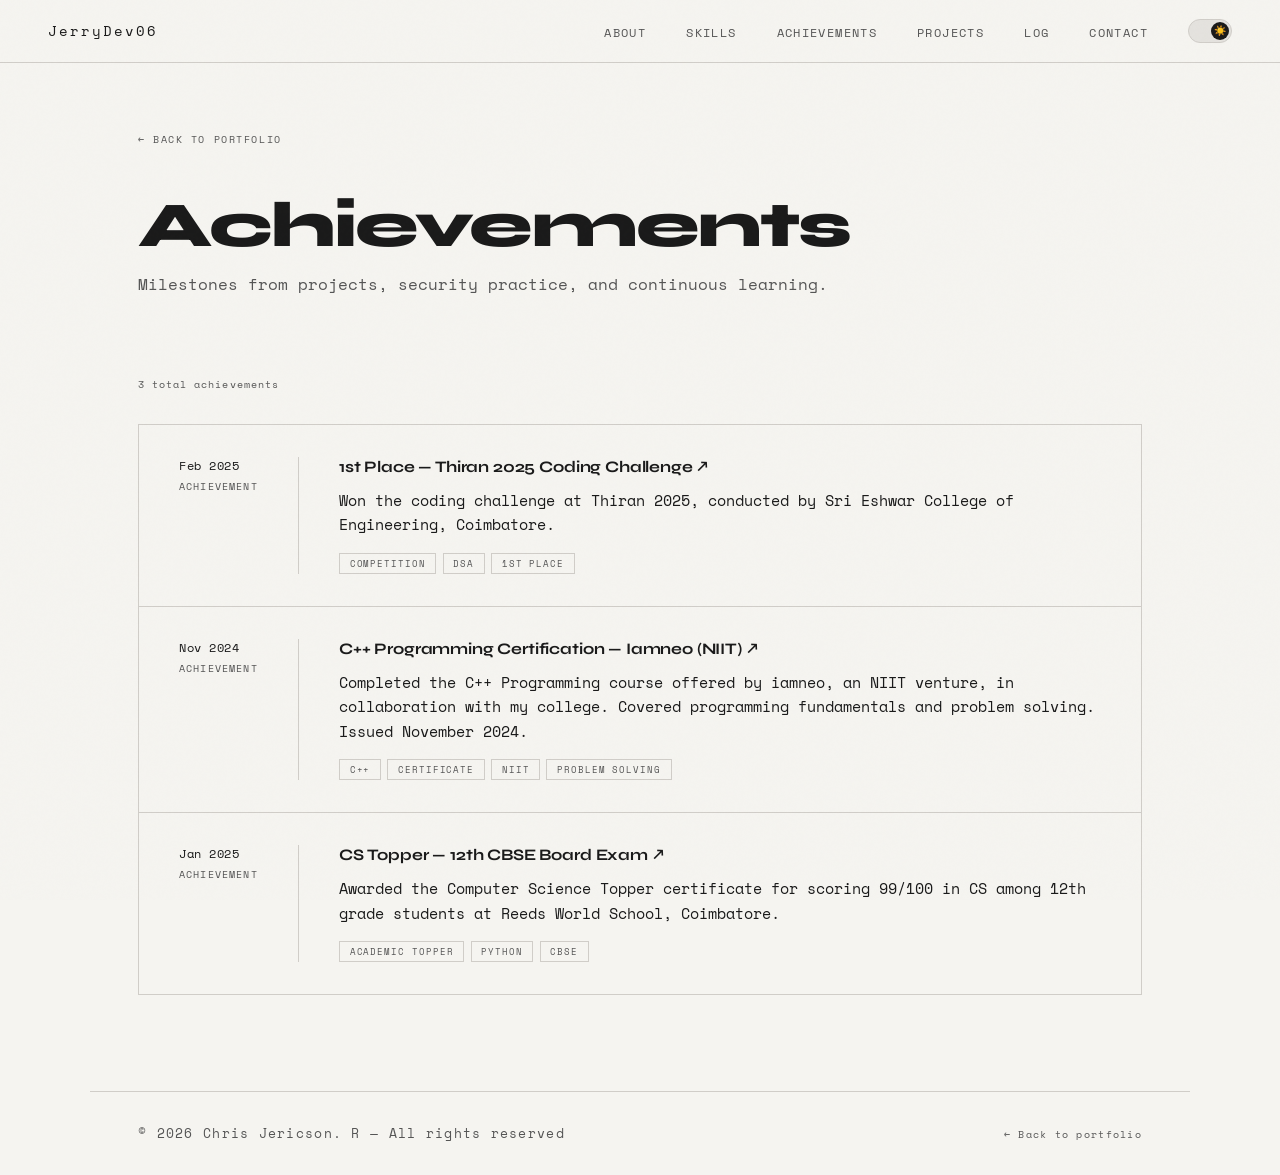
<file: achievements.html>
<!DOCTYPE html>
<html lang="en" data-theme="light">
<head>
  <meta charset="UTF-8" />
  <meta name="viewport" content="width=device-width, initial-scale=1.0"/>
  <title>Achievements | Chris Jericson</title>
  <link rel="preconnect" href="https://fonts.googleapis.com">
  <link href="https://fonts.googleapis.com/css2?family=Space+Mono:wght@400;700&family=Syne:wght@400;600;700;800&display=swap" rel="stylesheet">
  <link rel="icon" type="image/x-icon" href="favicon.ico">
  <link rel="stylesheet" href="css/style.css">
</head>
<body>

  <div id="theme-overlay"></div>

  <nav>
    <a href="index.html" class="nav-logo">JerryDev06</a>
    <div class="nav-right">
      <ul class="nav-links">
        <li><a href="index.html#about">About</a></li>
        <li><a href="index.html#skills">Skills</a></li>
        <li><a href="index.html#achievements">Achievements</a></li>
        <li><a href="projects.html">Projects</a></li>
        <li><a href="logs.html">Log</a></li>
        <li><a href="index.html#contact">Contact</a></li>
      </ul>
      <div class="theme-toggle" id="theme-toggle-btn" title="Toggle light/dark">
        <div class="theme-toggle-knob">🌙</div>
      </div>
    </div>
  </nav>

  <div class="logs-page-header">
    <a href="index.html#achievements" class="back-link">← Back to portfolio</a>
    <h1>Achievements</h1>
    <p>Milestones from projects, security practice, and continuous learning.</p>
  </div>

  <div class="logs-page-body">
    <div class="log-filters">
      <span class="log-total" id="achievements-total"></span>
    </div>
    <div class="log-timeline" id="achievements-timeline-all"></div>
  </div>

  <footer>
    <p>© 2026 Chris Jericson. R — All rights reserved</p>
    <p><a href="index.html" style="color:var(--muted); text-decoration:none; font-family:var(--mono); font-size:0.65rem;">← Back to portfolio</a></p>
  </footer>

  <script src="data/data.js"></script>
  <script src="js/achievements.js"></script>
</body>
</html>
</file>
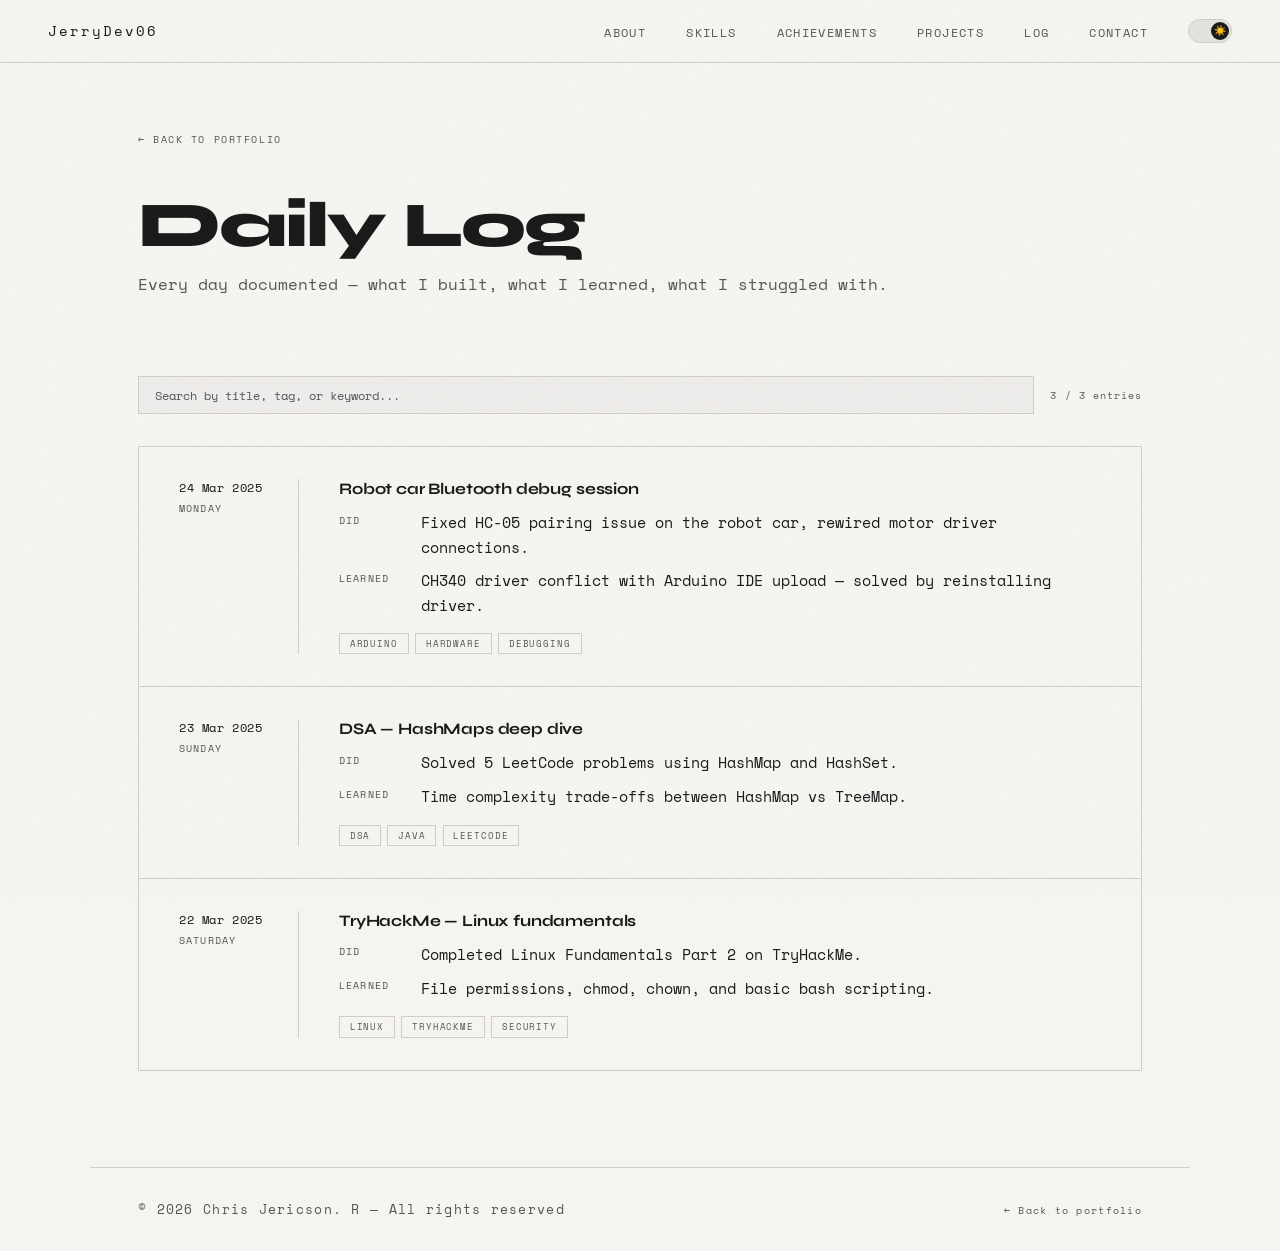
<file: logs.html>
<!DOCTYPE html>
<html lang="en" data-theme="light">
<head>
  <meta charset="UTF-8" />
  <meta name="viewport" content="width=device-width, initial-scale=1.0"/>
  <title>Daily Log | Chris Jericson</title>
  <link rel="preconnect" href="https://fonts.googleapis.com">
  <link href="https://fonts.googleapis.com/css2?family=Space+Mono:wght@400;700&family=Syne:wght@400;600;700;800&display=swap" rel="stylesheet">
  <link rel="icon" type="image/x-icon" href="favicon.ico">
  <link rel="stylesheet" href="css/style.css">
</head>
<body>

  <div id="theme-overlay"></div>

  <!-- NAV -->
  <nav>
    <a href="index.html" class="nav-logo">JerryDev06</a>
    <div class="nav-right">
      <ul class="nav-links">
        <li><a href="index.html#about">About</a></li>
        <li><a href="index.html#skills">Skills</a></li>
        <li><a href="index.html#achievements">Achievements</a></li>
        <li><a href="projects.html">Projects</a></li>
        <li><a href="logs.html">Log</a></li>
        <li><a href="index.html#contact">Contact</a></li>
      </ul>
      <div class="theme-toggle" id="theme-toggle-btn" title="Toggle light/dark">
        <div class="theme-toggle-knob">🌙</div>
      </div>
    </div>
  </nav>

  <!-- PAGE HEADER -->
  <div class="logs-page-header">
    <a href="index.html#log" class="back-link">← Back to portfolio</a>
    <h1>Daily Log</h1>
    <p>Every day documented — what I built, what I learned, what I struggled with.</p>
  </div>

  <!-- ALL LOGS BODY -->
  <div class="logs-page-body">
    <div class="log-filters">
      <input
        type="text"
        id="log-search"
        class="log-search"
        placeholder="Search by title, tag, or keyword..."
        autocomplete="off"
      />
      <span class="log-total" id="log-total"></span>
    </div>
    <div class="log-timeline" id="log-timeline-all"></div>
  </div>

  <footer>
    <p>© 2026 Chris Jericson. R — All rights reserved</p>
    <p><a href="index.html" style="color:var(--muted); text-decoration:none; font-family:var(--mono); font-size:0.65rem;">← Back to portfolio</a></p>
  </footer>

  <script src="data/data.js"></script>
  <script src="js/logs.js"></script>
</body>
</html>
</file>
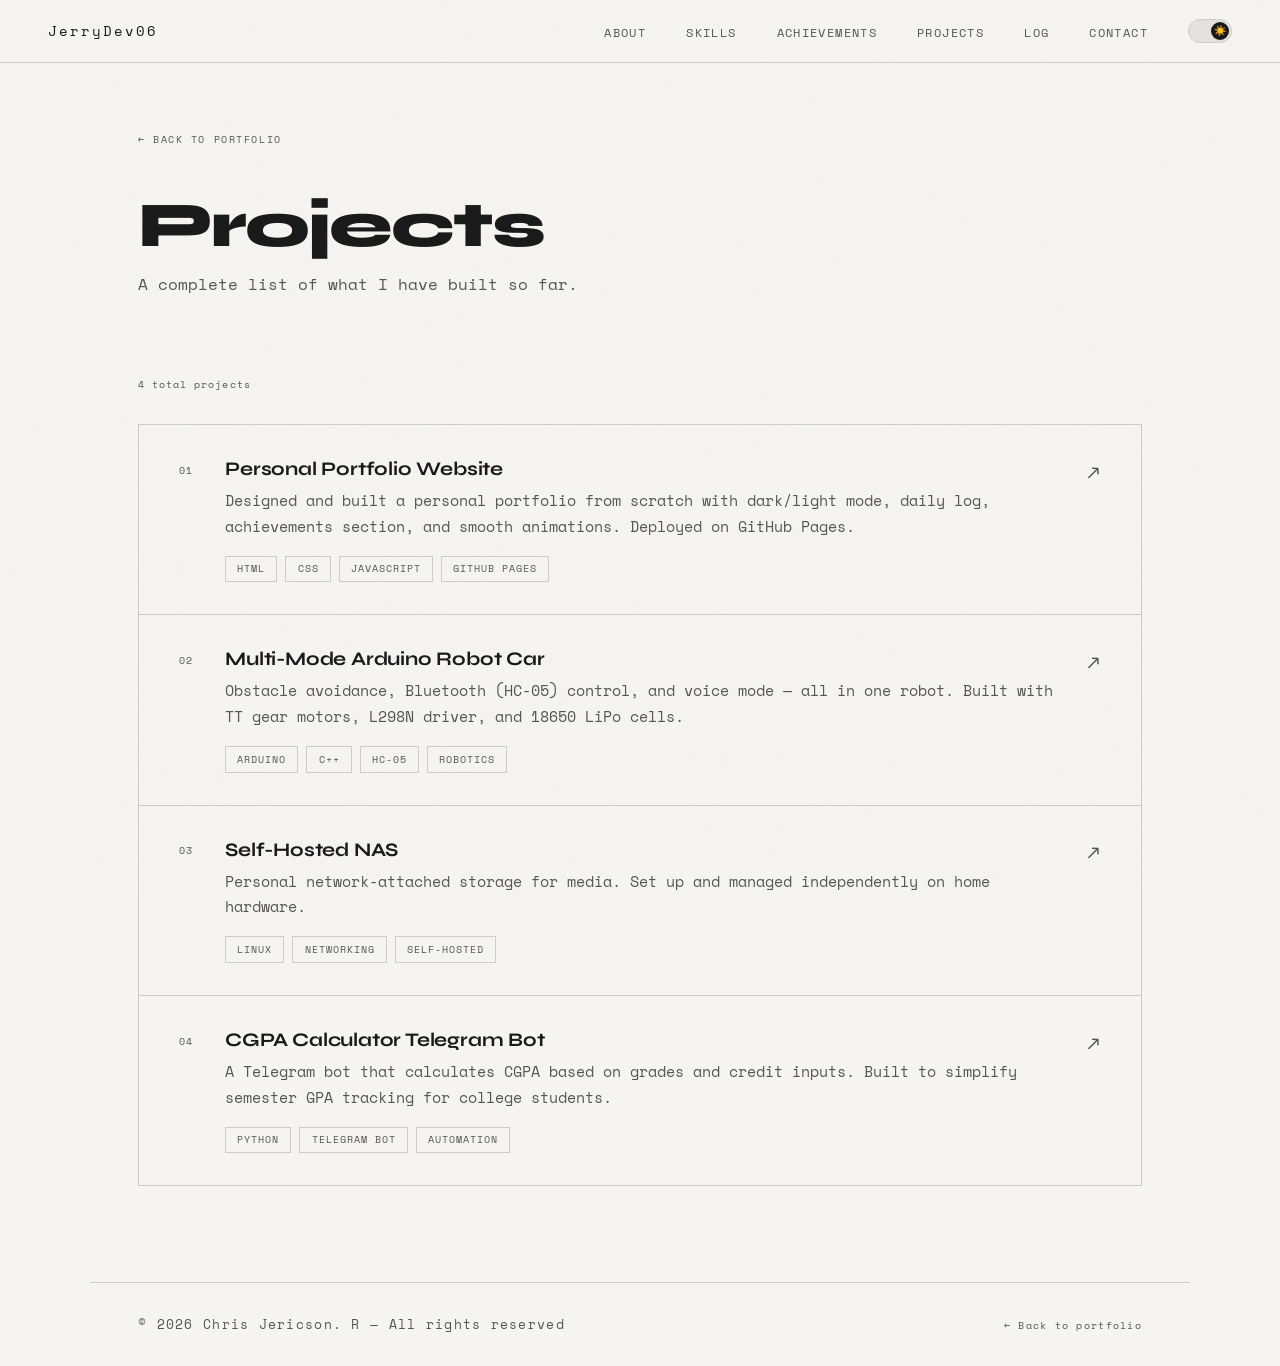
<file: projects.html>
<!DOCTYPE html>
<html lang="en" data-theme="light">
<head>
  <meta charset="UTF-8" />
  <meta name="viewport" content="width=device-width, initial-scale=1.0"/>
  <title>Projects | Chris Jericson</title>
  <link rel="preconnect" href="https://fonts.googleapis.com">
  <link href="https://fonts.googleapis.com/css2?family=Space+Mono:wght@400;700&family=Syne:wght@400;600;700;800&display=swap" rel="stylesheet">
  <link rel="icon" type="image/x-icon" href="favicon.ico">
  <link rel="stylesheet" href="css/style.css">
</head>
<body>
  <div id="theme-overlay"></div>

  <nav>
    <a href="index.html" class="nav-logo">JerryDev06</a>
    <div class="nav-right">
      <ul class="nav-links">
        <li><a href="index.html#about">About</a></li>
        <li><a href="index.html#skills">Skills</a></li>
        <li><a href="index.html#achievements">Achievements</a></li>
        <li><a href="projects.html">Projects</a></li>
        <li><a href="logs.html">Log</a></li>
        <li><a href="index.html#contact">Contact</a></li>
      </ul>
      <div class="theme-toggle" id="theme-toggle-btn" title="Toggle light/dark">
        <div class="theme-toggle-knob">🌙</div>
      </div>
    </div>
  </nav>

  <div class="logs-page-header">
    <a href="index.html#projects" class="back-link">← Back to portfolio</a>
    <h1>Projects</h1>
    <p>A complete list of what I have built so far.</p>
  </div>

  <div class="logs-page-body">
    <div class="log-filters">
      <span class="log-total" id="projects-total"></span>
    </div>
    <div class="projects-list" id="projects-list-all"></div>
  </div>

  <footer>
    <p>© 2026 Chris Jericson. R — All rights reserved</p>
    <p><a href="index.html" style="color:var(--muted); text-decoration:none; font-family:var(--mono); font-size:0.65rem;">← Back to portfolio</a></p>
  </footer>

  <script src="data/data.js"></script>
  <script src="js/projects.js"></script>
</body>
</html>
</file>
<file: css/style.css>
/* ── THEME VARIABLES ─────────────────────────── */
:root {
  --bg: #0a0a0a;
  --bg2: #111111;
  --bg3: #181818;
  --border: #222;
  --text: #e8e8e8;
  --muted: #9a9a9a;
  --nav-bg: rgba(10, 10, 10, 0.85);
  --mono: "Space Mono", monospace;
  --sans: "Syne", sans-serif;
  --t: 0.45s ease;
}

[data-theme="light"] {
  --bg: #f5f4f0;
  --bg2: #eeecea;
  --bg3: #e4e2de;
  --border: #d0cdc8;
  --text: #1a1a1a;
  --muted: #555;
  --nav-bg: rgba(245, 244, 240, 0.88);
}

/* ── THEME FLASH OVERLAY ─────────────────────── */
#theme-overlay {
  position: fixed;
  inset: 0;
  z-index: 9998;
  pointer-events: none;
  opacity: 0;
  transition: opacity 0.2s ease;
  background: white;
}
[data-theme="light"] #theme-overlay {
  background: #0a0a0a;
}
#theme-overlay.flash {
  opacity: 0.18;
}

*,
*::before,
*::after {
  box-sizing: border-box;
  margin: 0;
  padding: 0;
}
html {
  scroll-behavior: smooth;
}

body {
  background: var(--bg);
  color: var(--text);
  font-family: var(--sans);
  font-size: 16px;
  overflow-x: hidden;
  transition:
    background var(--t),
    color var(--t);
}

body::before {
  content: "";
  position: fixed;
  inset: 0;
  background-image: url("data:image/svg+xml,%3Csvg viewBox='0 0 256 256' xmlns='http://www.w3.org/2000/svg'%3E%3Cfilter id='noise'%3E%3CfeTurbulence type='fractalNoise' baseFrequency='0.9' numOctaves='4' stitchTiles='stitch'/%3E%3C/filter%3E%3Crect width='100%25' height='100%25' filter='url(%23noise)' opacity='0.04'/%3E%3C/svg%3E");
  pointer-events: none;
  z-index: 999;
  opacity: 0.35;
}

/* ── NAV ─────────────────────────────────────── */
nav {
  position: fixed;
  top: 0;
  left: 0;
  right: 0;
  z-index: 100;
  display: flex;
  justify-content: space-between;
  align-items: center;
  padding: 1.2rem 3rem;
  background: var(--nav-bg);
  backdrop-filter: blur(12px);
  border-bottom: 1px solid var(--border);
  transition:
    background var(--t),
    border-color var(--t);
}
.nav-logo {
  font-family: var(--mono);
  font-size: 0.85rem;
  letter-spacing: 0.15em;
  color: var(--text);
  text-decoration: none;
  transition: color var(--t);
}
.nav-right {
  display: flex;
  align-items: center;
  gap: 2.5rem;
}
.nav-links {
  display: flex;
  gap: 2.5rem;
  list-style: none;
}
.nav-links a {
  font-family: var(--mono);
  font-size: 0.72rem;
  letter-spacing: 0.12em;
  color: var(--muted);
  text-decoration: none;
  text-transform: uppercase;
  transition: color 0.2s;
}
.nav-links a:hover {
  color: var(--text);
}

/* ── THEME TOGGLE ────────────────────────────── */
.theme-toggle {
  width: 44px;
  height: 24px;
  background: var(--bg3);
  border-radius: 12px;
  position: relative;
  cursor: pointer;
  border: 1px solid var(--border);
  transition:
    background var(--t),
    border-color var(--t);
  flex-shrink: 0;
}
.theme-toggle-knob {
  position: absolute;
  width: 18px;
  height: 18px;
  border-radius: 50%;
  background: var(--muted);
  top: 2px;
  left: 2px;
  transition:
    transform 0.35s cubic-bezier(0.34, 1.56, 0.64, 1),
    background var(--t);
  display: flex;
  align-items: center;
  justify-content: center;
  font-size: 10px;
}
[data-theme="light"] .theme-toggle-knob {
  transform: translateX(20px);
  background: var(--text);
}

/* ── HERO ────────────────────────────────────── */
#hero {
  min-height: 100vh;
  display: flex;
  flex-direction: column;
  justify-content: center;
  padding: 8rem 3rem 4rem;
  position: relative;
  overflow: hidden;
}
.hero-grid-bg {
  position: absolute;
  inset: 0;
  background-image:
    linear-gradient(var(--border) 1px, transparent 1px),
    linear-gradient(90deg, var(--border) 1px, transparent 1px);
  background-size: 60px 60px;
  opacity: 1;
  mask-image: radial-gradient(ellipse 70% 70% at 50% 50%, black, transparent);
  transition: opacity var(--t);
}
.hero-label {
  font-family: var(--mono);
  font-size: 0.72rem;
  letter-spacing: 0.2em;
  color: var(--muted);
  text-transform: uppercase;
  margin-bottom: 1.5rem;
  opacity: 0;
  animation: fadeUp 0.8s 0.2s forwards;
}
.hero-name {
  font-size: clamp(2.5rem, 7vw, 6rem);
  font-weight: 800;
  line-height: 0.95;
  letter-spacing: -0.03em;
  margin-bottom: 1.5rem;
  opacity: 0;
  animation: fadeUp 0.8s 0.4s forwards;
}
.hero-name span {
  display: block;
  color: var(--muted);
  font-weight: 400;
  transition: color var(--t);
}
.hero-desc {
  font-family: var(--mono);
  font-size: 1.08rem;
  color: var(--muted);
  max-width: 480px;
  line-height: 1.8;
  margin-bottom: 2.5rem;
  opacity: 0;
  animation: fadeUp 0.8s 0.6s forwards;
  transition: color var(--t);
}
.hero-cta {
  display: flex;
  gap: 1rem;
  flex-wrap: wrap;
  opacity: 0;
  animation: fadeUp 0.8s 0.8s forwards;
}
.hero-scroll {
  position: absolute;
  bottom: 2rem;
  left: 3rem;
  font-family: var(--mono);
  font-size: 0.65rem;
  letter-spacing: 0.15em;
  color: var(--muted);
  text-transform: uppercase;
  display: flex;
  align-items: center;
  gap: 0.75rem;
  opacity: 0;
  animation: fadeUp 0.8s 1.2s forwards;
}
.hero-scroll::before {
  content: "";
  width: 30px;
  height: 1px;
  background: var(--muted);
}

/* ── BUTTONS ─────────────────────────────────── */
.btn {
  font-family: var(--mono);
  font-size: 0.72rem;
  letter-spacing: 0.12em;
  text-transform: uppercase;
  padding: 0.75rem 1.8rem;
  text-decoration: none;
  border: 1px solid var(--border);
  color: var(--muted);
  transition:
    all 0.2s,
    background var(--t),
    border-color var(--t),
    color var(--t),
    transform 0.2s ease;
  background: transparent;
  cursor: pointer;
  display: inline-block;
}
.btn:hover {
  border-color: var(--text);
  color: var(--text);
  background: rgba(128, 128, 128, 0.06);
  transform: scale(1.04);
}
.btn-primary {
  background: var(--text);
  color: var(--bg);
  border-color: var(--text);
}
.btn-primary:hover {
  opacity: 0.82;
}

/* ── SECTIONS ────────────────────────────────── */
section {
  padding: 6rem 3rem;
  border-top: 1px solid var(--border);
  max-width: 1100px;
  margin: 0 auto;
  transition: border-color var(--t);
}
.section-label {
  font-family: var(--mono);
  font-size: 0.9rem;
  letter-spacing: 0.25em;
  color: var(--text);
  text-transform: uppercase;
  margin-bottom: 3rem;
  display: flex;
  align-items: center;
  gap: 1rem;
  transition: color var(--t);
  padding: 0.55rem 0.9rem;
  border: 1px solid var(--border);
  background: var(--bg2);
  width: fit-content;
}
.section-label::after {
  content: "";
  flex: 1;
  max-width: 140px;
  height: 2px;
  background: color-mix(in srgb, var(--text) 35%, transparent);
  transition: background var(--t);
}

/* ── ABOUT ───────────────────────────────────── */
.about-grid {
  display: grid;
  grid-template-columns: 1.45fr 0.55fr;
  grid-template-areas:
    "text img"
    "stats stats";
  gap: 4rem;
  align-items: start;
}
.about-text {
  grid-area: text;
}
.about-img {
  grid-area: img;
}
.about-img img {
  width: 100%;
  display: block;
  border: 1px solid var(--border);
}
.about-text h2 {
  font-size: 2.5rem;
  font-weight: 700;
  line-height: 1.15;
  margin-bottom: 1.5rem;
  letter-spacing: -0.02em;
}
.about-text p {
  font-family: var(--mono);
  font-size: 1.02rem;
  color: var(--muted);
  line-height: 1.9;
  margin-bottom: 1rem;
  transition: color var(--t);
}
.about-stats {
  grid-area: stats;
  display: grid;
  grid-template-columns: repeat(4, 1fr);
  gap: 1rem;
  width: 100%;
}
.stat-item {
  border: 1px solid var(--border);
  padding: 2rem;
  background: var(--bg2);
  transition:
    background var(--t),
    border-color var(--t),
    transform 0.2s ease;
  min-height: 140px;
}
.stat-item:hover {
  transform: scale(1.03);
}
.stat-num {
  font-size: 2.2rem;
  font-weight: 800;
  letter-spacing: -0.03em;
  line-height: 1;
  margin-bottom: 0.4rem;
}
.stat-label {
  font-family: var(--mono);
  font-size: 0.65rem;
  letter-spacing: 0.15em;
  color: var(--muted);
  text-transform: uppercase;
  transition: color var(--t);
}

/* ── SKILLS ──────────────────────────────────── */
.skills-grid {
  display: grid;
  grid-template-columns: repeat(5, 1fr);
  gap: 1px;
  background: var(--border);
  border: 1px solid var(--border);
}
.skill-item {
  background: var(--bg);
  padding: 1.5rem;
  transition:
    background 0.2s,
    transform 0.2s ease;
}
.skill-item:hover {
  background: var(--bg3);
  transform: scale(1.04);
}
.skill-icon {
  font-size: 1.4rem;
  margin-bottom: 0.6rem;
}
.skill-name {
  font-family: var(--mono);
  font-size: 0.75rem;
  color: var(--text);
  margin-bottom: 0.3rem;
  transition: color var(--t);
}
.skill-cat {
  font-family: var(--mono);
  font-size: 0.62rem;
  color: var(--muted);
  letter-spacing: 0.1em;
  text-transform: uppercase;
  transition: color var(--t);
}

/* ── PROJECTS ────────────────────────────────── */
.projects-list {
  display: flex;
  flex-direction: column;
  gap: 1px;
  background: var(--border);
  border: 1px solid var(--border);
  transition:
    background var(--t),
    border-color var(--t);
}
.project-item {
  background: var(--bg);
  padding: 2rem 2.5rem;
  display: grid;
  grid-template-columns: auto 1fr auto;
  align-items: start;
  gap: 2rem;
  transition:
    background 0.2s,
    transform 0.2s ease;
  cursor: pointer;
}
.project-item:hover {
  background: var(--bg3);
  transform: scale(1.015);
}
.project-num {
  font-family: var(--mono);
  font-size: 0.65rem;
  color: var(--muted);
  letter-spacing: 0.1em;
  padding-top: 0.3rem;
  transition: color var(--t);
}
.project-title {
  font-size: 1.2rem;
  font-weight: 700;
  margin-bottom: 0.5rem;
  letter-spacing: -0.01em;
}
.project-desc {
  font-family: var(--mono);
  font-size: 0.95rem;
  color: var(--muted);
  line-height: 1.7;
  margin-bottom: 1rem;
  transition: color var(--t);
}
.project-tags {
  display: flex;
  flex-wrap: wrap;
  gap: 0.5rem;
}
.tag {
  font-family: var(--mono);
  font-size: 0.62rem;
  letter-spacing: 0.1em;
  text-transform: uppercase;
  padding: 0.3rem 0.7rem;
  border: 1px solid var(--border);
  color: var(--muted);
  transition:
    border-color var(--t),
    color var(--t);
}
.project-arrow {
  font-size: 1.2rem;
  color: var(--muted);
  transition:
    transform 0.2s,
    color 0.2s;
  padding-top: 0.3rem;
}
.project-item:hover .project-arrow {
  transform: translate(3px, -3px);
  color: var(--text);
}

/* ── DAILY LOG ───────────────────────────────── */
.log-header {
  display: flex;
  justify-content: space-between;
  align-items: center;
  margin-bottom: 2rem;
}
.log-header h2 {
  font-size: 2rem;
  font-weight: 700;
  letter-spacing: -0.02em;
}
.log-count {
  font-family: var(--mono);
  font-size: 0.72rem;
  color: var(--muted);
  letter-spacing: 0.1em;
  transition: color var(--t);
}
.log-timeline {
  display: flex;
  flex-direction: column;
  gap: 1px;
  background: var(--border);
  border: 1px solid var(--border);
  transition:
    background var(--t),
    border-color var(--t);
}
.log-entry {
  background: var(--bg);
  padding: 2rem 2.5rem;
  display: grid;
  grid-template-columns: 120px 1fr;
  gap: 2.5rem;
  transition:
    background 0.2s,
    transform 0.2s ease;
}
.log-entry:hover {
  background: var(--bg2);
  transform: scale(1.012);
}
.log-date-col {
  border-right: 1px solid var(--border);
  padding-right: 2rem;
  transition: border-color var(--t);
}
.log-date {
  font-family: var(--mono);
  font-size: 0.72rem;
  color: var(--text);
  letter-spacing: 0.05em;
  margin-bottom: 0.3rem;
  transition: color var(--t);
}
.log-day {
  font-family: var(--mono);
  font-size: 0.6rem;
  color: var(--muted);
  text-transform: uppercase;
  letter-spacing: 0.12em;
  transition: color var(--t);
}
.log-title {
  font-size: 1rem;
  font-weight: 700;
  margin-bottom: 0.75rem;
  letter-spacing: -0.01em;
}
.log-blocks {
  display: flex;
  flex-direction: column;
  gap: 0.6rem;
  margin-bottom: 1rem;
}
.log-block {
  display: flex;
  gap: 0.75rem;
  align-items: flex-start;
}
.log-block-label {
  font-family: var(--mono);
  font-size: 0.6rem;
  letter-spacing: 0.12em;
  text-transform: uppercase;
  color: var(--muted);
  min-width: 70px;
  padding-top: 0.15rem;
  transition: color var(--t);
}
.log-block-text {
  font-family: var(--mono);
  font-size: 0.95rem;
  color: var(--text);
  line-height: 1.6;
  transition: color var(--t);
}
.log-tags {
  display: flex;
  flex-wrap: wrap;
  gap: 0.4rem;
}
.log-tag {
  font-family: var(--mono);
  font-size: 0.58rem;
  letter-spacing: 0.1em;
  text-transform: uppercase;
  padding: 0.2rem 0.6rem;
  border: 1px solid var(--border);
  color: var(--muted);
  transition:
    border-color var(--t),
    color var(--t);
}
.log-view-all {
  margin-top: 1.5rem;
  display: flex;
  justify-content: flex-end;
}

/* ── CONTACT ─────────────────────────────────── */
.contact-grid {
  display: grid;
  grid-template-columns: 1fr 1fr;
  gap: 4rem;
  align-items: start;
}
.contact-left h2 {
  font-size: 2.8rem;
  font-weight: 800;
  line-height: 1.1;
  letter-spacing: -0.03em;
  margin-bottom: 1.5rem;
}
.contact-left p {
  font-family: var(--mono);
  font-size: 0.98rem;
  color: var(--muted);
  line-height: 1.8;
  margin-bottom: 2rem;
  transition: color var(--t);
}
.contact-links {
  display: flex;
  flex-direction: column;
  gap: 1px;
  background: var(--border);
  border: 1px solid var(--border);
  transition:
    background var(--t),
    border-color var(--t);
}
.contact-link {
  background: var(--bg);
  padding: 1.2rem 1.5rem;
  display: flex;
  justify-content: space-between;
  align-items: center;
  text-decoration: none;
  transition:
    background 0.2s,
    transform 0.2s ease;
}
.contact-link:hover {
  background: var(--bg3);
  transform: scale(1.02);
}
.contact-link-label {
  font-family: var(--mono);
  font-size: 0.65rem;
  letter-spacing: 0.15em;
  text-transform: uppercase;
  color: var(--muted);
  transition: color var(--t);
}
.contact-link-val {
  font-family: var(--mono);
  font-size: 0.92rem;
  color: var(--text);
  transition: color var(--t);
}

/* ── FOOTER ──────────────────────────────────── */
footer {
  border-top: 1px solid var(--border);
  padding: 2rem 3rem;
  display: flex;
  justify-content: space-between;
  align-items: center;
  max-width: 1100px;
  margin: 0 auto;
  transition: border-color var(--t);
}
footer p {
  font-family: var(--mono);
  font-size: 0.8rem;
  color: var(--muted);
  letter-spacing: 0.1em;
  transition: color var(--t);
}

/* ── ANIMATIONS ──────────────────────────────── */
@keyframes fadeUp {
  from {
    opacity: 0;
    transform: translateY(20px);
  }
  to {
    opacity: 1;
    transform: translateY(0);
  }
}
.reveal {
  opacity: 0;
  transform: translateY(24px);
  transition:
    opacity 0.7s ease,
    transform 0.7s ease;
}
.reveal.visible {
  opacity: 1;
  transform: translateY(0);
}

/* ── ALL-LOGS PAGE ───────────────────────────── */
.logs-page-header {
  padding: 8rem 3rem 3rem;
  max-width: 1100px;
  margin: 0 auto;
}
.back-link {
  font-family: var(--mono);
  font-size: 0.65rem;
  letter-spacing: 0.15em;
  text-transform: uppercase;
  color: var(--muted);
  text-decoration: none;
  display: inline-flex;
  align-items: center;
  gap: 0.5rem;
  margin-bottom: 2.5rem;
  transition: color 0.2s;
}
.back-link:hover {
  color: var(--text);
}
.logs-page-header h1 {
  font-size: clamp(2rem, 6vw, 4rem);
  font-weight: 800;
  letter-spacing: -0.03em;
  margin-bottom: 0.5rem;
}
.logs-page-header p {
  font-family: var(--mono);
  font-size: 0.98rem;
  color: var(--muted);
  transition: color var(--t);
}
.logs-page-body {
  padding: 0 3rem 6rem;
  max-width: 1100px;
  margin: 0 auto;
}
.log-filters {
  display: flex;
  gap: 1rem;
  margin: 2rem 0;
  flex-wrap: wrap;
  align-items: center;
}
.log-search {
  font-family: var(--mono);
  font-size: 0.75rem;
  background: var(--bg2);
  border: 1px solid var(--border);
  color: var(--text);
  padding: 0.6rem 1rem;
  outline: none;
  flex: 1;
  min-width: 200px;
  transition:
    border-color 0.2s,
    background var(--t),
    color var(--t);
}
.log-search::placeholder {
  color: var(--muted);
}
.log-search:focus {
  border-color: var(--muted);
}
.log-total {
  font-family: var(--mono);
  font-size: 0.65rem;
  color: var(--muted);
  letter-spacing: 0.1em;
  white-space: nowrap;
  transition: color var(--t);
}

/* ── MOBILE ──────────────────────────────────── */
@media (max-width: 768px) {
  .section-label {
    font-size: 0.82rem;
    letter-spacing: 0.2em;
    padding: 0.5rem 0.8rem;
  }
  .section-label::after {
    max-width: 110px;
  }
  nav {
    padding: 0.9rem 1rem;
    align-items: flex-start;
    flex-direction: column;
    gap: 0.7rem;
  }
  .nav-logo {
    font-size: 0.78rem;
  }
  .nav-right {
    width: 100%;
    gap: 0.65rem;
    justify-content: space-between;
    align-items: center;
    flex-wrap: wrap;
  }
  .nav-links {
    order: 2;
    width: 100%;
    gap: 0.5rem;
    overflow-x: auto;
    white-space: nowrap;
    padding: 0.2rem 0 0.1rem;
    scrollbar-width: none;
    -ms-overflow-style: none;
  }
  .nav-links::-webkit-scrollbar {
    display: none;
  }
  .nav-links a {
    display: inline-flex;
    align-items: center;
    justify-content: center;
    font-size: 0.62rem;
    letter-spacing: 0.08em;
    padding: 0.38rem 0.62rem;
    border: 1px solid var(--border);
    background: var(--bg2);
    color: var(--text);
  }
  .theme-toggle {
    margin-left: auto;
  }
  section {
    padding: 4rem 1rem;
  }
  #hero {
    padding: 9.5rem 1rem 3rem;
  }
  .hero-name {
    line-height: 1.02;
  }
  .hero-desc {
    font-size: 1.02rem;
    max-width: 100%;
    line-height: 1.75;
    margin-bottom: 1.8rem;
  }
  .hero-cta {
    width: 100%;
  }
  .hero-cta .btn {
    flex: 1 1 100%;
    text-align: center;
  }
  .hero-scroll {
    left: 1rem;
  }
  .about-text p {
    font-size: 0.98rem;
  }
  .about-text h2 {
    font-size: 2rem;
  }
  .about-stats {
    grid-template-columns: repeat(2, 1fr);
  }
  .stat-item {
    min-height: 120px;
    padding: 1.3rem;
  }
  .project-desc {
    font-size: 0.9rem;
  }
  .project-item {
    padding: 1.5rem 1.2rem;
    border-left: 2px solid transparent;
  }
  .project-item:hover {
    transform: none;
    border-left-color: var(--text);
  }
  .project-title {
    font-size: 1.05rem;
  }
  .log-block-text {
    font-size: 0.9rem;
  }
  .log-entry {
    padding: 1.4rem 1.1rem;
  }
  .log-title {
    font-size: 0.95rem;
  }
  .log-header {
    flex-direction: column;
    align-items: flex-start;
    gap: 0.5rem;
  }
  .contact-left p {
    font-size: 0.95rem;
  }
  .about-grid {
    grid-template-columns: 1fr;
    grid-template-areas:
      "text"
      "img"
      "stats";
    gap: 2rem;
  }
  .contact-grid {
    grid-template-columns: 1fr;
    gap: 2rem;
  }
  .contact-left h2 {
    font-size: 2rem;
  }
  .contact-link {
    align-items: flex-start;
    flex-direction: column;
    gap: 0.35rem;
  }
  .contact-link-val {
    font-size: 0.84rem;
    word-break: break-word;
  }
  .project-item {
    grid-template-columns: 1fr;
    gap: 0.5rem;
  }
  .project-num {
    display: none;
  }
  .log-entry {
    grid-template-columns: 1fr;
    gap: 1rem;
  }
  .log-date-col {
    border-right: none;
    border-bottom: 1px solid var(--border);
    padding-bottom: 1rem;
    padding-right: 0;
  }
  .logs-page-header {
    padding: 9rem 1rem 2rem;
  }
  .logs-page-header h1 {
    font-size: clamp(1.7rem, 9vw, 2.6rem);
  }
  .logs-page-body {
    padding: 0 1rem 4rem;
  }
  footer {
    padding: 1.2rem 1rem;
    flex-direction: column;
    gap: 0.5rem;
    align-items: flex-start;
  }
}

@media (max-width: 480px) {
  .section-label {
    font-size: 0.74rem;
    letter-spacing: 0.15em;
  }
  .hero-name {
    font-size: clamp(2rem, 13vw, 2.8rem);
  }
  .about-text h2 {
    font-size: 1.65rem;
  }
  .about-stats {
    grid-template-columns: 1fr;
  }
  .stat-item {
    min-height: 100px;
  }
  .btn {
    width: 100%;
  }
  .project-tags,
  .log-tags {
    gap: 0.35rem;
  }
}
</file>
